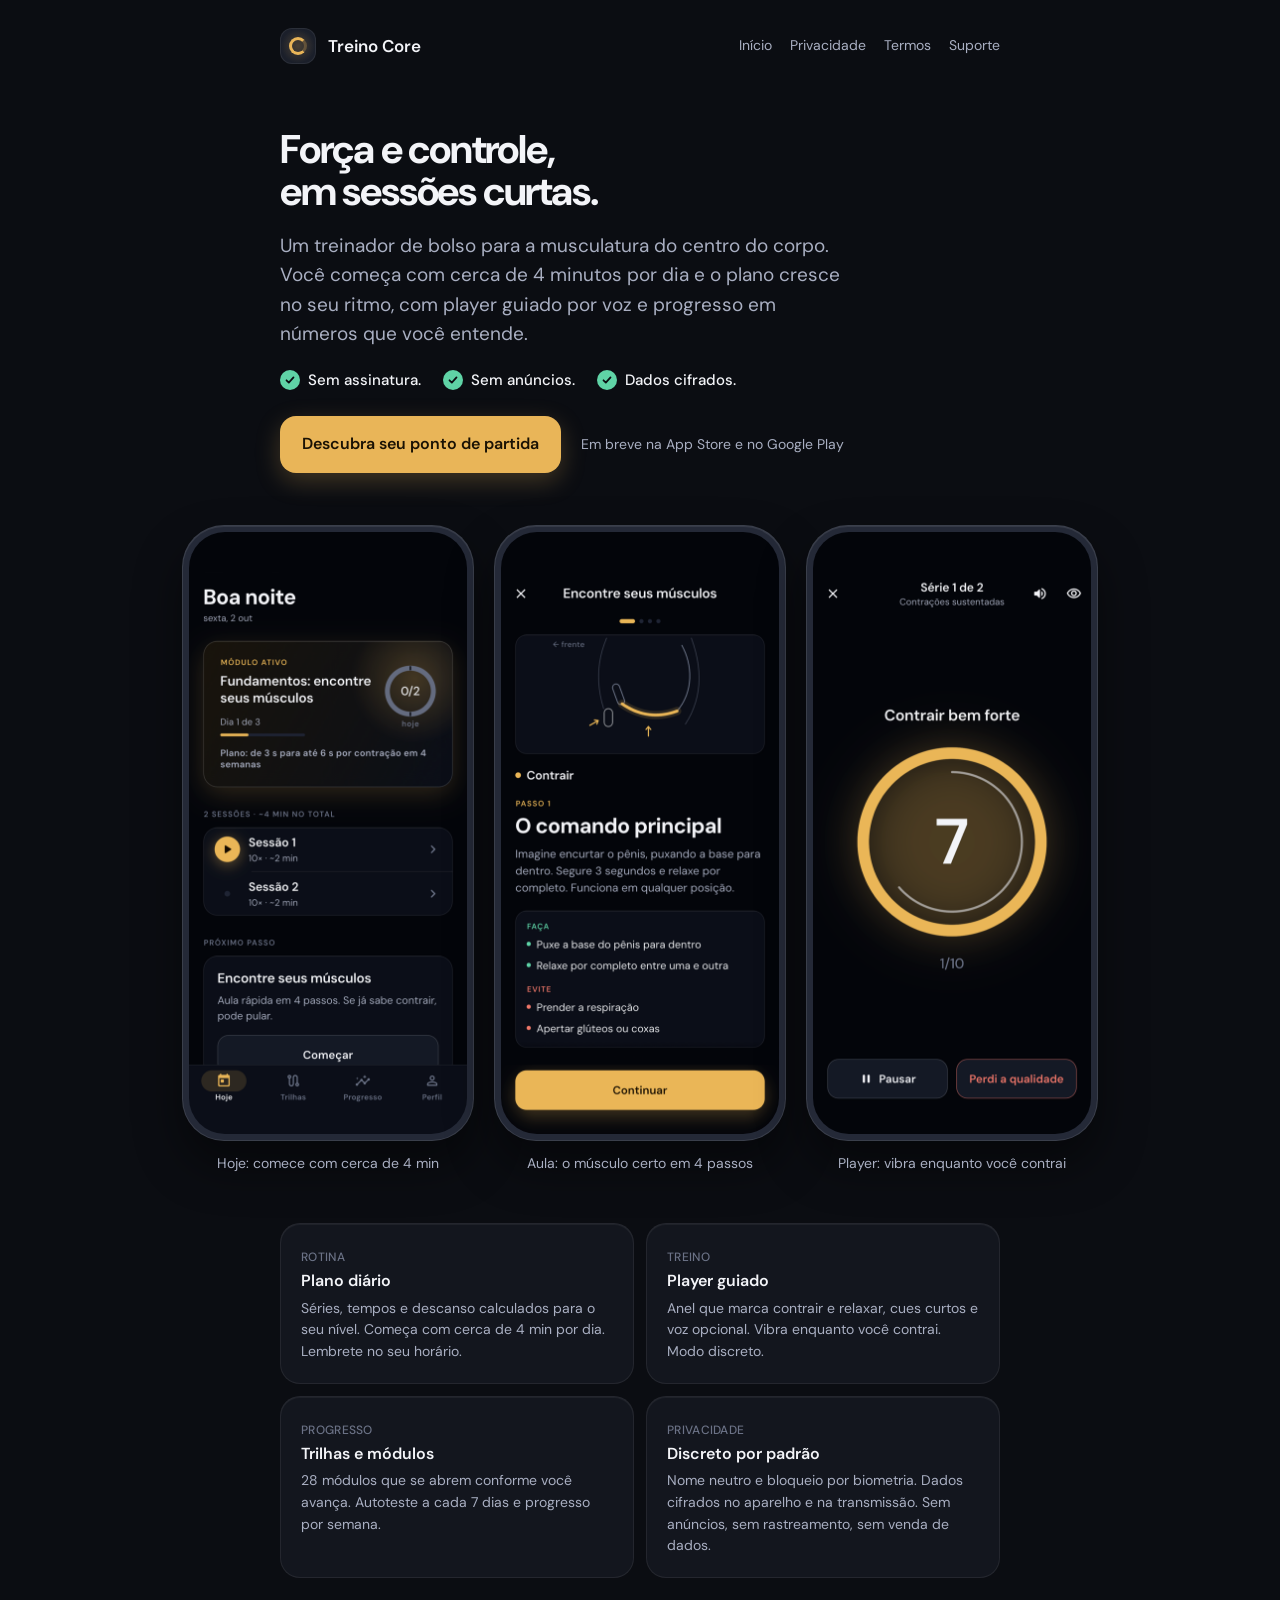
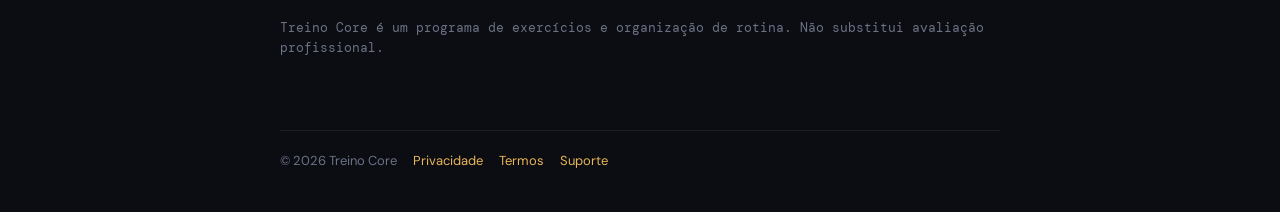
<file: index.html>
<!doctype html><html lang="pt-BR"><head><meta charset="utf-8"><meta name="viewport" content="width=device-width,initial-scale=1"><meta name="color-scheme" content="dark"><link rel="preconnect" href="https://fonts.googleapis.com"><link href="https://fonts.googleapis.com/css2?family=DM+Sans:opsz,wght@9..40,400;9..40,500;9..40,600;9..40,700&family=DM+Mono:wght@500&display=swap" rel="stylesheet"><link rel="stylesheet" href="style.css"><title>Treino Core — força e controle em sessões curtas</title><meta name="description" content="Treinador de bolso para o centro do corpo: comece com cerca de 4 minutos por dia, com um player que vibra enquanto você contrai e progresso que você mede. Sem assinatura. Sem anúncios. Dados cifrados."></head><body><div class="wrap"><header><div class="logo"><i></i></div><b>Treino Core</b><nav><a href="index.html">Início</a><a href="privacidade.html">Privacidade</a><a href="termos.html">Termos</a><a href="suporte.html">Suporte</a></nav></header>
<h1>Força e controle,<br>em sessões curtas.</h1>
<p class="lead">Um treinador de bolso para a musculatura do centro do corpo. Você começa com cerca de 4 minutos por dia e o plano cresce no seu ritmo, com player guiado por voz e progresso em números que você entende.</p>
<ul class="trust" aria-label="Compromissos do app"><li>Sem assinatura.</li><li>Sem anúncios.</li><li>Dados cifrados.</li></ul>
<div class="cta"><a class="btn" href="comecar.html">Descubra seu ponto de partida</a><p class="soon">Em breve na App Store e no Google Play</p></div>
<!-- Capturas reais do app (o integrador copia para site/img/). Se uma faltar, a figura some e o resto da faixa segue no lugar. -->
<div class="shots" role="group" aria-label="Telas do app">
<figure><div class="frame"><img src="img/today.png" width="280" height="607" loading="lazy" decoding="async" alt="Tela Hoje do app: as sessões do dia, curtas, e o próximo passo." onerror="this.closest('figure').hidden=true"></div><figcaption>Hoje: comece com cerca de 4 min</figcaption></figure>
<figure><div class="frame"><img src="img/aula.png" width="280" height="607" loading="lazy" decoding="async" alt="Aula de identificação: o comando principal, puxar a base do pênis para dentro." onerror="this.closest('figure').hidden=true"></div><figcaption>Aula: o músculo certo em 4 passos</figcaption></figure>
<figure><div class="frame"><img src="img/player.png" width="280" height="607" loading="lazy" decoding="async" alt="Player durante uma contração: anel âmbar e contagem dos segundos." onerror="this.closest('figure').hidden=true"></div><figcaption>Player: vibra enquanto você contrai</figcaption></figure>
</div>
<div class="grid">
<div class="card"><span class="cap">Rotina</span><b>Plano diário</b><p>Séries, tempos e descanso calculados para o seu nível. Começa com cerca de 4 min por dia. Lembrete no seu horário.</p></div>
<div class="card"><span class="cap">Treino</span><b>Player guiado</b><p>Anel que marca contrair e relaxar, cues curtos e voz opcional. Vibra enquanto você contrai. Modo discreto.</p></div>
<div class="card"><span class="cap">Progresso</span><b>Trilhas e módulos</b><p>28 módulos que se abrem conforme você avança. Autoteste a cada 7 dias e progresso por semana.</p></div>
<div class="card"><span class="cap">Privacidade</span><b>Discreto por padrão</b><p>Nome neutro e bloqueio por biometria. Dados cifrados no aparelho e na transmissão. Sem anúncios, sem rastreamento, sem venda de dados.</p></div>
</div>
<p class="meta">Treino Core é um programa de exercícios e organização de rotina. Não substitui avaliação profissional.</p>
<footer><span>© 2026 Treino Core</span><a href="privacidade.html">Privacidade</a><a href="termos.html">Termos</a><a href="suporte.html">Suporte</a></footer></div></body></html>
</file>
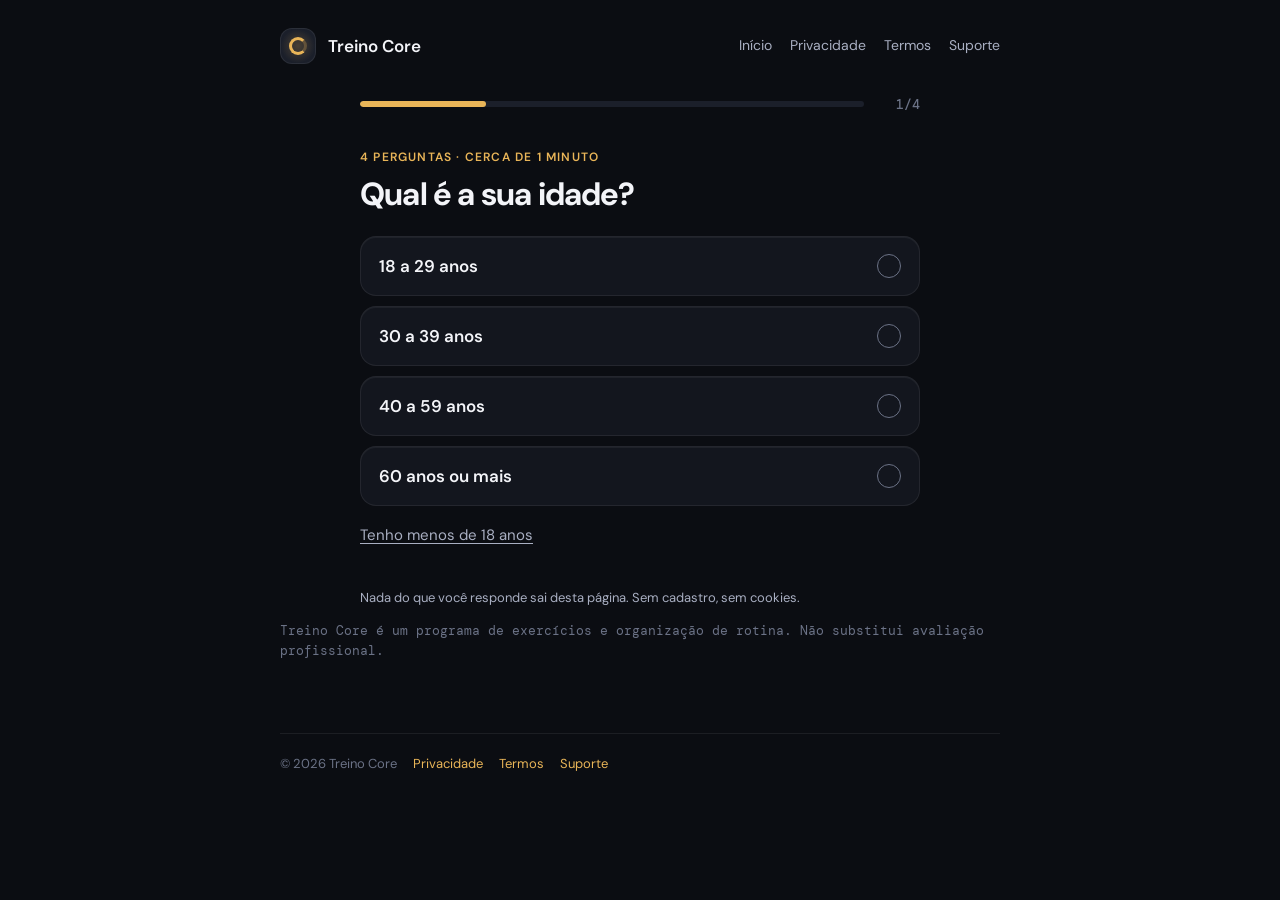
<file: comecar.html>
<!doctype html><html lang="pt-BR"><head><meta charset="utf-8"><meta name="viewport" content="width=device-width,initial-scale=1"><meta name="color-scheme" content="dark"><meta name="referrer" content="no-referrer"><link rel="preconnect" href="https://fonts.googleapis.com"><link href="https://fonts.googleapis.com/css2?family=DM+Sans:opsz,wght@9..40,400;9..40,500;9..40,600;9..40,700&family=DM+Mono:wght@500&display=swap" rel="stylesheet"><link rel="stylesheet" href="style.css"><title>Seu ponto de partida — Treino Core</title><meta name="description" content="4 perguntas, cerca de 1 minuto: veja por onde começar e o que esperar. Nada do que você responde sai desta página. Sem assinatura."></head><body><div class="wrap"><header><div class="logo"><i></i></div><b>Treino Core</b><nav><a href="index.html">Início</a><a href="privacidade.html">Privacidade</a><a href="termos.html">Termos</a><a href="suporte.html">Suporte</a></nav></header>

<main class="quiz" aria-label="Seu ponto de partida">
<div class="qtop" id="qtop">
  <button type="button" class="qback" id="qback" hidden><svg viewBox="0 0 24 24" aria-hidden="true"><path d="M15 5l-7 7 7 7" fill="none" stroke="currentColor" stroke-width="2.2" stroke-linecap="round" stroke-linejoin="round"/></svg>Voltar</button>
  <div class="qprog" id="qprog" role="progressbar" aria-label="Progresso" aria-valuemin="0" aria-valuemax="4" aria-valuenow="1" aria-valuetext="Pergunta 1 de 4"><i></i></div>
  <span class="qcount" id="qcount" aria-hidden="true">1/4</span>
</div>

<noscript><p class="lead">Este teste precisa de JavaScript ligado. Sem ele, você pode conhecer o app na <a href="index.html">página inicial</a>.</p></noscript>

<section class="qstep" data-step="age" hidden>
  <p class="eyebrow">4 perguntas · cerca de 1 minuto</p>
  <h1 id="q-title-age" tabindex="-1">Qual é a sua idade?</h1>
  <div class="qopts" role="group" aria-labelledby="q-title-age">
    <button type="button" class="qopt" data-q="age" data-v="18-29" aria-pressed="false">18 a 29 anos</button>
    <button type="button" class="qopt" data-q="age" data-v="30-39" aria-pressed="false">30 a 39 anos</button>
    <button type="button" class="qopt" data-q="age" data-v="40-59" aria-pressed="false">40 a 59 anos</button>
    <button type="button" class="qopt" data-q="age" data-v="60+" aria-pressed="false">60 anos ou mais</button>
  </div>
  <button type="button" class="qlink" data-q="age" data-v="minor">Tenho menos de 18 anos</button>
  <p class="qprivacy">Nada do que você responde sai desta página. Sem cadastro, sem cookies.</p>
</section>

<section class="qstep" data-step="goal" hidden>
  <h1 id="q-title-goal" tabindex="-1">O que você quer melhorar?</h1>
  <div class="qopts" role="group" aria-labelledby="q-title-goal">
    <button type="button" class="qopt" data-q="goal" data-v="ED" aria-pressed="false">Ereção mais firme</button>
    <button type="button" class="qopt" data-q="goal" data-v="PE" aria-pressed="false">Mais controle na ejaculação</button>
    <button type="button" class="qopt" data-q="goal" data-v="BOTH" aria-pressed="false">Os dois</button>
    <button type="button" class="qopt" data-q="goal" data-v="POST_RP" aria-pressed="false">Recuperação após cirurgia de próstata</button>
  </div>
  <p class="qprivacy">Nada do que você responde sai desta página.</p>
</section>

<section class="qstep" data-step="time" hidden>
  <h1 id="q-title-time" tabindex="-1">Quanto tempo por dia você tem?</h1>
  <p class="qhint">Pode ser somando momentos curtos ao longo do dia.</p>
  <div class="qopts" role="group" aria-labelledby="q-title-time">
    <button type="button" class="qopt" data-q="time" data-v="5" aria-pressed="false">5 minutos</button>
    <button type="button" class="qopt" data-q="time" data-v="10" aria-pressed="false">10 minutos</button>
    <button type="button" class="qopt" data-q="time" data-v="15" aria-pressed="false">15 minutos</button>
  </div>
  <p class="qprivacy">Nada do que você responde sai desta página.</p>
</section>

<section class="qstep" data-step="exp" hidden>
  <h1 id="q-title-exp" tabindex="-1">Já tentou exercícios pélvicos?</h1>
  <p class="qhint">Também conhecidos como exercícios de Kegel.</p>
  <div class="qopts" role="group" aria-labelledby="q-title-exp">
    <button type="button" class="qopt" data-q="exp" data-v="never" aria-pressed="false">Nunca</button>
    <button type="button" class="qopt" data-q="exp" data-v="stopped" aria-pressed="false">Já tentei e parei</button>
    <button type="button" class="qopt" data-q="exp" data-v="sometimes" aria-pressed="false">Faço às vezes</button>
  </div>
  <p class="qprivacy">Nada do que você responde sai desta página.</p>
</section>

<section class="qstep" data-step="minor" hidden>
  <h1 id="q-title-minor" tabindex="-1">O Treino Core é só para maiores de 18 anos</h1>
  <p class="lead">Obrigado pelo interesse. Se você tem alguma dúvida sobre o seu corpo ou a sua saúde, converse com um adulto de confiança ou com um profissional de saúde.</p>
  <p><a href="index.html">Voltar à página inicial</a></p>
</section>

<section class="qstep qload" data-step="loading" hidden>
  <svg class="qring" id="qring" viewBox="0 0 132 132" aria-hidden="true"><circle class="track" cx="66" cy="66" r="56"/><circle class="bar" id="qbar" cx="66" cy="66" r="56"/><path class="ok" d="M48 67l12 12 24-26"/></svg>
  <h1 id="q-title-loading" tabindex="-1">Preparando seu resultado…</h1>
  <ol class="qsteps" id="qsteps">
    <li>Organizando seu ponto de partida</li>
    <li>Escolhendo a trilha que combina com seu objetivo</li>
    <li>Comparando cada fase com o seu tempo</li>
  </ol>
  <p class="sr-only" id="qlive" aria-live="polite"></p>
</section>

<section class="qstep" data-step="result" id="qresult" hidden></section>
</main>

<!-- Telas do app no resultado, logo depois de "Sua sequência" (clonadas pelo
     script). Ficam aqui, em HTML, para tools/publish_site.sh conferir os
     arquivos de img/. Se uma faltar, a figura some. -->
<template id="tpl-shots">
<div class="shots duo" role="group" aria-label="Telas do app">
<figure><div class="frame"><img src="img/today.png" width="240" height="520" loading="lazy" decoding="async" alt="Tela Hoje do app no primeiro dia: duas sessões de cerca de 2 min e o próximo passo." onerror="this.closest('figure').hidden=true"></div><figcaption>Dia 1: duas sessões curtas</figcaption></figure>
<figure><div class="frame"><img src="img/aula.png" width="240" height="520" loading="lazy" decoding="async" alt="Aula de identificação, passo 1: o comando principal, puxar a base do pênis para dentro." onerror="this.closest('figure').hidden=true"></div><figcaption>Aula: o músculo certo em 4 passos</figcaption></figure>
</div>
</template>

<p class="meta">Treino Core é um programa de exercícios e organização de rotina. Não substitui avaliação profissional.</p>
<footer><span>© 2026 Treino Core</span><a href="privacidade.html">Privacidade</a><a href="termos.html">Termos</a><a href="suporte.html">Suporte</a></footer></div>

<script>
(() => {
  'use strict';

  // Links das lojas. Enquanto vazios, a página mostra "Em breve".
  const APP_STORE_URL = '';
  const PLAY_URL = '';

  // Recorte do catálogo de módulos: config/catalog/module_catalog_v1.0.0.json
  // (versão 1.0.0): nome, trilha, duração típica (typicalDays) e gratuidade
  // (priceTier T0).
  // Tempo de treino = o que o app mostra no Hoje: sessões do planejador do
  // motor (Planner._coreSessions + config/protocol/protocol_config_v1.0.0.json,
  // nível do módulo, da carga inicial à máxima) sem os blocos de respiração,
  // que o player não executa (D-30), cada sessão arredondada para cima em
  // minutos (SessionViewModel.playableDurationS). Por isso fica abaixo dos
  // "~N min por sessão" de prescription.sessions, que ainda contam a respiração.
  //   n = sessões por dia (número ou [mín, máx]); day = [mín, máx] minutos
  //   no dia; each = [mín, máx] minutos por sessão.
  // Se o catálogo ou o protocolo mudarem, atualize aqui.
  const M = {
    'FND': {name: 'Fundamentos: encontre seus músculos', track: 'FND', days: 3, n: 2, day: [4, 4], each: [2, 2], free: true},
    'CORE-1': {name: 'Núcleo 1: ativação', track: 'CORE', days: 12, n: 2, day: [4, 4], each: [2, 2], free: true},
    'CORE-2': {name: 'Núcleo 2: força de base', track: 'CORE', days: 14, n: 3, day: [9, 12], each: [3, 4]},
    'DE-2': {name: 'Rigidez: força máxima', track: 'DE', days: 24, n: 3, day: [17, 18], each: [4, 9], desc: 'Treino de força máxima focado nos músculos da rigidez, dentro dos limites seguros do protocolo.'},
    'EP-X': {name: 'Controle rápido', track: 'EP', days: 24, n: 3, day: [15, 16], each: [4, 8], desc: 'Versão do treino de força com foco em rapidez e em soltar a musculatura.'},
    'CORE-4': {name: 'Núcleo 4: potência e função', track: 'CORE', days: 24, n: [3, 4], day: [15, 19], each: [4, 7]},
    'MNT-1': {name: 'Manutenção', track: 'MNT', days: null, n: 1, day: [4, 4], each: [4, 4], note: 'no mínimo 3 a 4 dias por semana'},
    'PRP-1': {name: 'Pós-cirurgia: continência inicial', track: 'PRP', days: 16, n: 2, day: [4, 4], each: [2, 2], free: true},
    'PRP-2': {name: 'Pós-cirurgia: força', track: 'PRP', days: 30, n: 3, day: [9, 16], each: [3, 8]},
    'PRP-3': {name: 'Pós-cirurgia: função', track: 'PRP', days: 24, n: [3, 4], day: [15, 19], each: [4, 7]},
    'DE-1': {name: 'Ereção: entender e cuidar', track: 'DE'},
    'DE-3': {name: 'Ereção na prática', track: 'DE'},
    'DE-4': {name: 'Cardio para ereção', track: 'DE'},
    'EP-1': {name: 'Conhecendo sua excitação', track: 'EP'},
    'EP-2': {name: 'Parar e recomeçar', track: 'EP'},
    'EP-3': {name: 'Estimulação contínua', track: 'EP'},
    'EP-4': {name: 'Controle a dois', track: 'EP'},
  };
  const TRACKS = {DE: 'Disfunção erétil', EP: 'Ejaculação precoce', PRP: 'Pós-prostatectomia'};

  // Caminho principal pelas arestas do catálogo (PROGRESS e, no Núcleo 2,
  // BRANCH pelo objetivo). Uma lista interna é uma escolha entre variantes
  // do Núcleo 3. "side" são os módulos paralelos da trilha.
  const PATHS = {
    ED: {main: ['FND', 'CORE-1', 'CORE-2', ['DE-2'], 'CORE-4', 'MNT-1'], side: ['DE-1', 'DE-4', 'DE-3']},
    PE: {main: ['FND', 'CORE-1', 'CORE-2', ['EP-X'], 'CORE-4', 'MNT-1'], side: ['EP-1', 'EP-2', 'EP-3', 'EP-4']},
    BOTH: {main: ['FND', 'CORE-1', 'CORE-2', ['DE-2', 'EP-X'], 'CORE-4', 'MNT-1'], side: ['DE-1', 'EP-1']},
    POST_RP: {main: ['PRP-1', 'PRP-2', 'PRP-3', 'MNT-1'], side: ['DE-1']},
  };

  const GOAL_LABEL = {ED: 'Ereção mais firme', PE: 'Mais controle na ejaculação', BOTH: 'Ereção e controle', POST_RP: 'Recuperação após cirurgia de próstata'};
  const GOAL_LEAD = {
    ED: 'Primeiro, os fundamentos e a força de base. Depois, a fase de rigidez, com foco nos músculos ligados à ereção.',
    PE: 'Primeiro, os fundamentos e a força de base. Depois, o controle rápido: contrair e, principalmente, saber soltar.',
    BOTH: 'Primeiro, os fundamentos e a força de base. Depois, você escolhe entre a fase de rigidez e a de controle rápido.',
    POST_RP: 'Um começo cuidadoso, com carga leve. Depois, força e uso no dia a dia, no seu ritmo.',
  };
  // Tom das metas do app: o estudo citado com tamanho e acompanhamento,
  // nunca promessa ("Nos estudos" só quando há mais de um).
  const WEEK4_CORE = 'O que costuma mudar primeiro: contrações mais fortes e mais longas no autoteste, e os primeiros ganhos de controle.';
  const WEEK4 = {
    ED: WEEK4_CORE,
    PE: WEEK4_CORE,
    BOTH: WEEK4_CORE,
    POST_RP: 'O objetivo desta fase: reativar a musculatura com carga leve e reduzir as perdas de urina.',
  };
  const WEEK12_ED = 'Num estudo com 55 homens e acompanhamento de fisioterapeuta, cerca de 3 em cada 4 melhoraram a firmeza em 3 a 6 meses de treino. Sem acompanhamento, o efeito costuma ser menor.';
  const WEEK12_PE = 'Num estudo pequeno, com 40 homens e acompanhamento de fisioterapeuta, o tempo médio até ejacular passou de cerca de 30 s para cerca de 2 min em 12 semanas. Sem acompanhamento, o efeito costuma ser menor.';
  const WEEK12 = {
    ED: [WEEK12_ED],
    PE: [WEEK12_PE],
    BOTH: [WEEK12_ED, WEEK12_PE],
    POST_RP: ['Nos estudos, treinar depois da cirurgia ajudou a recuperar a continência mais cedo. A ereção costuma levar mais de 3 meses.'],
  };

  const QUESTIONS = ['age', 'goal', 'time', 'exp'];
  const answers = {};
  const reduced = window.matchMedia('(prefers-reduced-motion: reduce)').matches;
  const $ = (s, r = document) => r.querySelector(s);
  const $$ = (s, r = document) => Array.from(r.querySelectorAll(s));

  let current = null;
  let timers = [];
  let locked = false;

  function el(tag, props, ...kids) {
    const n = document.createElement(tag);
    if (props) {
      for (const [k, v] of Object.entries(props)) {
        if (v == null || v === false) continue;
        if (k === 'class') n.className = v;
        else n.setAttribute(k, v === true ? '' : String(v));
      }
    }
    for (const k of kids.flat()) if (k != null && k !== false) n.append(k);
    return n;
  }

  function clearTimers() {
    timers.forEach(clearTimeout);
    timers = [];
  }

  function later(ms, fn) {
    timers.push(setTimeout(fn, ms));
  }

  // --- Navegação (um passo por tela; o voltar do navegador também funciona)

  function show(name, mode = 'push', focus = true) {
    clearTimers();
    if (name === 'result') renderResult();
    locked = false;
    current = name;
    for (const s of $$('.qstep')) {
      const on = s.dataset.step === name;
      s.hidden = !on;
      s.classList.toggle('qenter', on && !reduced);
    }
    const qi = QUESTIONS.indexOf(name);
    const inQuiz = qi >= 0 || name === 'loading';
    $('#qtop').hidden = !inQuiz;
    $('#qback').hidden = qi <= 0;
    const step = qi >= 0 ? qi + 1 : QUESTIONS.length;
    const bar = $('#qprog');
    bar.setAttribute('aria-valuenow', String(step));
    bar.setAttribute('aria-valuetext', `Pergunta ${step} de ${QUESTIONS.length}`);
    $('i', bar).style.width = `${(step / QUESTIONS.length) * 100}%`;
    $('#qcount').textContent = `${step}/${QUESTIONS.length}`;
    if (qi >= 0) {
      for (const b of $$(`[data-q="${name}"].qopt`)) b.setAttribute('aria-pressed', String(b.dataset.v === answers[name]));
    }
    if (mode === 'push') history.pushState({q: name}, '');
    else if (mode === 'replace') history.replaceState({q: name}, '');
    window.scrollTo(0, 0);
    const h = $(`[data-step="${name}"] h1`);
    if (h && focus) h.focus({preventScroll: true});
    if (name === 'loading') runLoading();
  }

  function firstMissing() {
    return QUESTIONS.find((q) => !answers[q]);
  }

  function choose(q, v, btn) {
    if (locked) return;
    locked = true;
    answers[q] = v;
    if (btn && btn.classList.contains('qopt')) {
      for (const b of $$(`[data-q="${q}"].qopt`)) b.setAttribute('aria-pressed', String(b === btn));
    }
    // Um instante para ver a escolha marcada antes de seguir.
    later(reduced ? 0 : 180, () => {
      if (q === 'age' && v === 'minor') return show('minor');
      const next = QUESTIONS[QUESTIONS.indexOf(q) + 1];
      show(next || 'loading');
    });
  }

  document.addEventListener('click', (e) => {
    const b = e.target.closest('[data-q]');
    if (b) choose(b.dataset.q, b.dataset.v, b);
  });
  $('#qback').addEventListener('click', () => history.back());
  window.addEventListener('popstate', (e) => {
    const q = e.state && e.state.q;
    if (!q) return;
    // O resultado e o carregamento dependem das respostas desta visita.
    if ((q === 'loading' || q === 'result') && firstMissing()) return show(firstMissing(), 'replace');
    show(q, 'none');
  });

  // --- Carregamento (~3 s). Os passos dizem o que a página faz de fato:
  // escolhe a trilha do catálogo pelo objetivo e compara o tempo de cada
  // fase com o tempo informado (o plano do app não muda com essa resposta).

  function runLoading() {
    if (firstMissing()) return show(firstMissing(), 'replace');
    const items = $$('#qsteps li');
    const ring = $('#qring');
    const bar = $('#qbar');
    const live = $('#qlive');
    const c = 2 * Math.PI * 56;
    bar.style.strokeDasharray = `${c}`;
    ring.classList.remove('done');
    items.forEach((li) => li.classList.remove('on', 'ok'));
    const fill = (k) => { bar.style.strokeDashoffset = `${c * (1 - k / items.length)}`; };
    if (reduced) {
      fill(items.length);
      items.forEach((li) => li.classList.add('ok'));
      ring.classList.add('done');
      live.textContent = 'Pronto.';
      later(600, () => show('result', 'replace'));
      return;
    }
    bar.style.transition = 'none';
    fill(0);
    void bar.getBoundingClientRect();
    bar.style.transition = '';
    items.forEach((li, i) => {
      later(150 + i * 900, () => {
        li.classList.add('on');
        live.textContent = li.textContent;
        fill(i + 1);
      });
      later(150 + i * 900 + 700, () => li.classList.add('ok'));
    });
    later(150 + (items.length - 1) * 900 + 760, () => {
      ring.classList.add('done');
      live.textContent = 'Pronto.';
    });
    later(3100, () => show('result', 'replace'));
  }

  // --- Resultado

  const week = (d) => Math.max(1, Math.ceil(d / 7));

  function timeline(main) {
    let day = 1;
    return main.map((step) => {
      const ids = Array.isArray(step) ? step : [step];
      const days = Math.max(0, ...ids.map((i) => M[i].days || 0)) || null;
      const t = {ids, start: day, end: days ? day + days - 1 : null};
      if (days) day += days;
      return t;
    });
  }

  function weekLabel(t) {
    if (t.end == null) return `a partir da semana ${week(t.start)}`;
    const a = week(t.start);
    const b = week(t.end);
    return a === b ? `semana ${a}` : `semanas ${a}–${b}`;
  }

  function phaseAt(tl, day) {
    return tl.find((t) => day >= t.start && (t.end == null || day <= t.end)) || tl[tl.length - 1];
  }

  const names = (ids) => ids.map((i) => M[i].name).join(' ou ');

  // --- Tempo de treino por fase (ver o comentário de M)

  const span = ([a, b]) => (a === b ? `${a}` : `${a}–${b}`);
  const nMax = (n) => (Array.isArray(n) ? n[1] : n);
  const nLabel = (n) => (Array.isArray(n) ? `${n[0]} ou ${n[1]}` : `${n}`);
  const sessWord = (n) => (nMax(n) === 1 ? 'sessão' : 'sessões');

  // Junta variantes de um passo (Rigidez ou Controle rápido) numa faixa só.
  function load(ids) {
    const ms = ids.map((i) => M[i]);
    const lo = (k) => Math.min(...ms.map((m) => m[k][0]));
    const hi = (k) => Math.max(...ms.map((m) => m[k][1]));
    const ns = ms.flatMap((m) => [].concat(m.n));
    const a = Math.min(...ns);
    const b = Math.max(...ns);
    return {n: a === b ? a : [a, b], day: [lo('day'), hi('day')], each: [lo('each'), hi('each')], note: ms[0].note || null};
  }

  // "3 sessões/dia · ~9–12 min no total"
  function sessionsOf(ids) {
    const s = load(ids);
    const per = `${nLabel(s.n)} ${sessWord(s.n)}/dia`;
    const mins = nMax(s.n) === 1 ? `~${span(s.day)} min` : `~${span(s.day)} min no total`;
    return [per, mins, s.note].filter(Boolean).join(' · ');
  }

  // O tempo por fase, sem prometer que "cabe": o começo é curto e as
  // sessões crescem; a frase final compara com o tempo que a pessoa disse.
  function dayTexts(tl, minutes) {
    const phases = tl.map((t) => ({t, s: load(t.ids)}));
    const start = phases[0].s;
    let k = 0;
    while (k < phases.length && phases[k].t.end != null && phases[k].s.day[1] === start.day[1]) k++;
    const startWeeks = Math.max(1, Math.round(phases[Math.max(0, k - 1)].t.end / 7));
    const grow = phases.slice(k).filter((p) => p.t.end != null);
    const out = [
      `${startWeeks === 1 ? 'Na primeira semana' : `Nas primeiras ${startWeeks} semanas`}: cerca de ${start.day[1]} min por dia, em ${nLabel(start.n)} ${sessWord(start.n)} curtas de ~${span(start.each)} min.`,
    ];
    if (grow.length) {
      const lo = Math.min(...grow.map((p) => p.s.day[0]));
      const hi = Math.max(...grow.map((p) => p.s.day[1]));
      const each = Math.max(...grow.map((p) => p.s.each[1]));
      const ns = grow.flatMap((p) => [].concat(p.s.n));
      const n = Math.min(...ns) === Math.max(...ns) ? ns[0] : [Math.min(...ns), Math.max(...ns)];
      const from = week(grow[0].t.start);
      const to = week(grow[grow.length - 1].t.end);
      const mnt = phases.find((p) => p.t.end == null);
      out.push(`Depois, as sessões crescem aos poucos. Entre as semanas ${from} e ${to}: de ~${lo} a ~${hi} min por dia, em ${nLabel(n)} sessões de até ${each} min, cada uma num momento diferente do dia.${mnt ? ` Na manutenção, volta a ~${span(mnt.s.day)} min por dia.` : ''}`);
    }
    // Primeira fase que passa do tempo informado (pelo teto da faixa).
    const overIdx = phases.findIndex((p) => p.s.day[1] > minutes);
    if (overIdx < 0) {
      out.push(`Seus ${minutes} minutos cobrem o treino do dia em todas as fases.`);
    } else if (overIdx === 0) {
      out.push(`Já no começo, o treino do dia passa dos seus ${minutes} minutos: vale reservar um pouco mais de tempo.`);
    } else {
      const over = phases[overIdx];
      const each = Math.max(...phases.slice(overIdx).map((p) => p.s.each[1]));
      const w = week(over.t.start);
      const covered = `Seus ${minutes} minutos cobrem o treino do dia ${w <= 2 ? 'na primeira semana' : `nas primeiras ${w - 1} semanas`}.`;
      out.push(`${covered} ${each <= minutes
        ? `A partir da semana ${w}, o total do dia passa disso, mas cada sessão cabe nesse tempo, em momentos diferentes do dia.`
        : `A partir da semana ${w}, o total do dia e algumas sessões passam disso: vale reservar mais tempo nessa fase.`}`);
    }
    return out;
  }

  function expText(exp, goal) {
    if (exp === 'never') return 'Você começa com uma aula curta para encontrar os músculos certos e um autoteste guiado.';
    if (exp === 'stopped') return 'Sessões curtas, lembrete no horário que você escolher e progresso semana a semana ajudam a manter o ritmo.';
    return goal === 'POST_RP'
      ? 'O autoteste mede seu ponto de partida e o plano ajusta a carga a ele.'
      : 'Você já tem uma base. Se o autoteste mostrar boa força e controle, o app dispensa o Núcleo 1 e você segue direto para o Núcleo 2.';
  }

  // Botão só para loja com link; sem link, texto simples (nada de botão
  // desabilitado).
  function stores() {
    const links = [[APP_STORE_URL, 'Baixar na App Store', 'na App Store'], [PLAY_URL, 'Baixar no Google Play', 'no Google Play']];
    const ready = links.filter(([u]) => u);
    const missing = links.filter(([u]) => !u).map(([, , n]) => n);
    return el('div', {class: 'stores'},
      ready.map(([u, label]) => el('a', {class: 'btn', href: u, rel: 'noopener'}, label)),
      missing.length ? el('p', {class: 'soon'}, `Em breve ${missing.join(' e ')}`) : null);
  }

  function renderResult() {
    const goal = answers.goal;
    const p = PATHS[goal];
    const tl = timeline(p.main);
    const at4 = phaseAt(tl, 28);
    const at12 = phaseAt(tl, 84);
    const minutes = Number(answers.time);
    const variants = p.main.find(Array.isArray) || [];

    const tagged = new Set();
    const path = el('ol', {class: 'path'}, tl.map((t, i) => {
      const m = M[t.ids[0]];
      // Etiqueta da trilha só no primeiro módulo de cada trilha.
      const showTrack = TRACKS[m.track] && t.ids.length === 1 && !tagged.has(m.track);
      if (showTrack) tagged.add(m.track);
      const trackTag = showTrack ? el('span', {class: 'tag trk'}, `Trilha ${TRACKS[m.track]}`) : null;
      const freeTag = t.ids.every((id) => M[id].free) ? el('span', {class: 'tag'}, 'Gratuito') : null;
      const sessions = sessionsOf(t.ids);
      let desc = null;
      if (t.ids.length > 1) desc = 'Você escolhe uma das duas. As duas valem como o Núcleo 3.';
      else if (variants.includes(t.ids[0])) desc = `${M[t.ids[0]].desc} Vale como o Núcleo 3.`;
      return el('li', {class: i === 0 ? 'first' : null},
        el('b', null, names(t.ids)), trackTag, freeTag,
        el('span', {class: 'when'}, `${weekLabel(t)} · ${sessions}`),
        desc ? el('span', {class: 'desc'}, desc) : null);
    }));

    const sideTracks = [...new Set(p.side.map((id) => TRACKS[M[id].track]))];
    const side = el('p', {class: 'side'},
      el('span', {class: 'cap'}, goal === 'POST_RP'
        ? 'Mais adiante, se fizer sentido'
        : `Em paralelo · ${sideTracks.length > 1 ? 'trilhas' : 'trilha'} ${sideTracks.join(' e ')}`),
      p.side.map((id) => M[id].name).join(' · '));

    const careful = goal === 'POST_RP'
      ? el('div', {class: 'careful', role: 'note'},
          el('b', null, 'Antes de começar, fale com sua equipe cirúrgica.'),
          el('p', null, 'Os exercícios depois da cirurgia de próstata devem começar só com a liberação dela. No app, a trilha pós-cirurgia só abre depois que você confirma essa liberação.'))
      : null;

    const node = $('#qresult');
    node.replaceChildren(...[
      el('p', {class: 'eyebrow'}, GOAL_LABEL[goal]),
      el('h1', {id: 'q-title-result', tabindex: '-1'}, 'Seu ponto de partida'),
      el('p', {class: 'lead'}, GOAL_LEAD[goal]),
      careful,
      el('h2', null, 'Sua sequência'),
      el('p', {class: 'small'}, 'Durações típicas. O avanço depende dos seus autotestes, não do calendário.'),
      path,
      side,
      el('p', {class: 'small'}, 'Os módulos marcados como gratuitos já vêm abertos. Os outros abrem com pontos que você ganha ao seguir o seu plano.'),
      $('#tpl-shots').content.firstElementChild.cloneNode(true),
      el('h2', null, 'No seu dia'),
      el('div', {class: 'card day'},
        dayTexts(tl, minutes).map((s) => el('p', null, s)),
        el('p', null, expText(answers.exp, goal))),
      el('h2', null, 'O que esperar'),
      el('div', {class: 'expect'},
        el('div', {class: 'card'},
          el('span', {class: 'cap'}, 'Em 4 semanas'),
          el('p', {class: 'phase'}, `Fase típica: ${names(at4.ids)}`),
          el('p', null, WEEK4[goal])),
        el('div', {class: 'card'},
          el('span', {class: 'cap'}, 'Em 12 semanas'),
          el('p', {class: 'phase'}, `Fase típica: ${names(at12.ids)}`),
          WEEK12[goal].map((s) => el('p', null, s)))),
      el('p', {class: 'small'}, 'Resultados variam de pessoa para pessoa. O app não substitui avaliação médica.'),
      el('div', {class: 'done-cta'},
        el('ul', {class: 'trust', 'aria-label': 'Compromissos do app'},
          el('li', null, 'Sem assinatura.'), el('li', null, 'Sem anúncios.'), el('li', null, 'Dados cifrados.')),
        el('p', {class: 'small'}, 'Dados cifrados no aparelho e na transmissão. Sem anúncios, sem rastreamento, sem venda de dados.'),
        stores(),
        el('p', {class: 'small'}, 'No app, você começa pelo protocolo base e confirma esse objetivo em Personalizar, logo no começo.'),
        el('button', {type: 'button', class: 'qlink', id: 'qagain'}, 'Refazer as perguntas')),
    ].filter(Boolean));
    $('#qagain').addEventListener('click', () => {
      for (const k of QUESTIONS) delete answers[k];
      show('age');
    });
  }

  // Ao abrir (ou recarregar), sempre do começo: nada fica guardado.
  show('age', 'replace', false);
})();
</script>
</body></html>
</file>
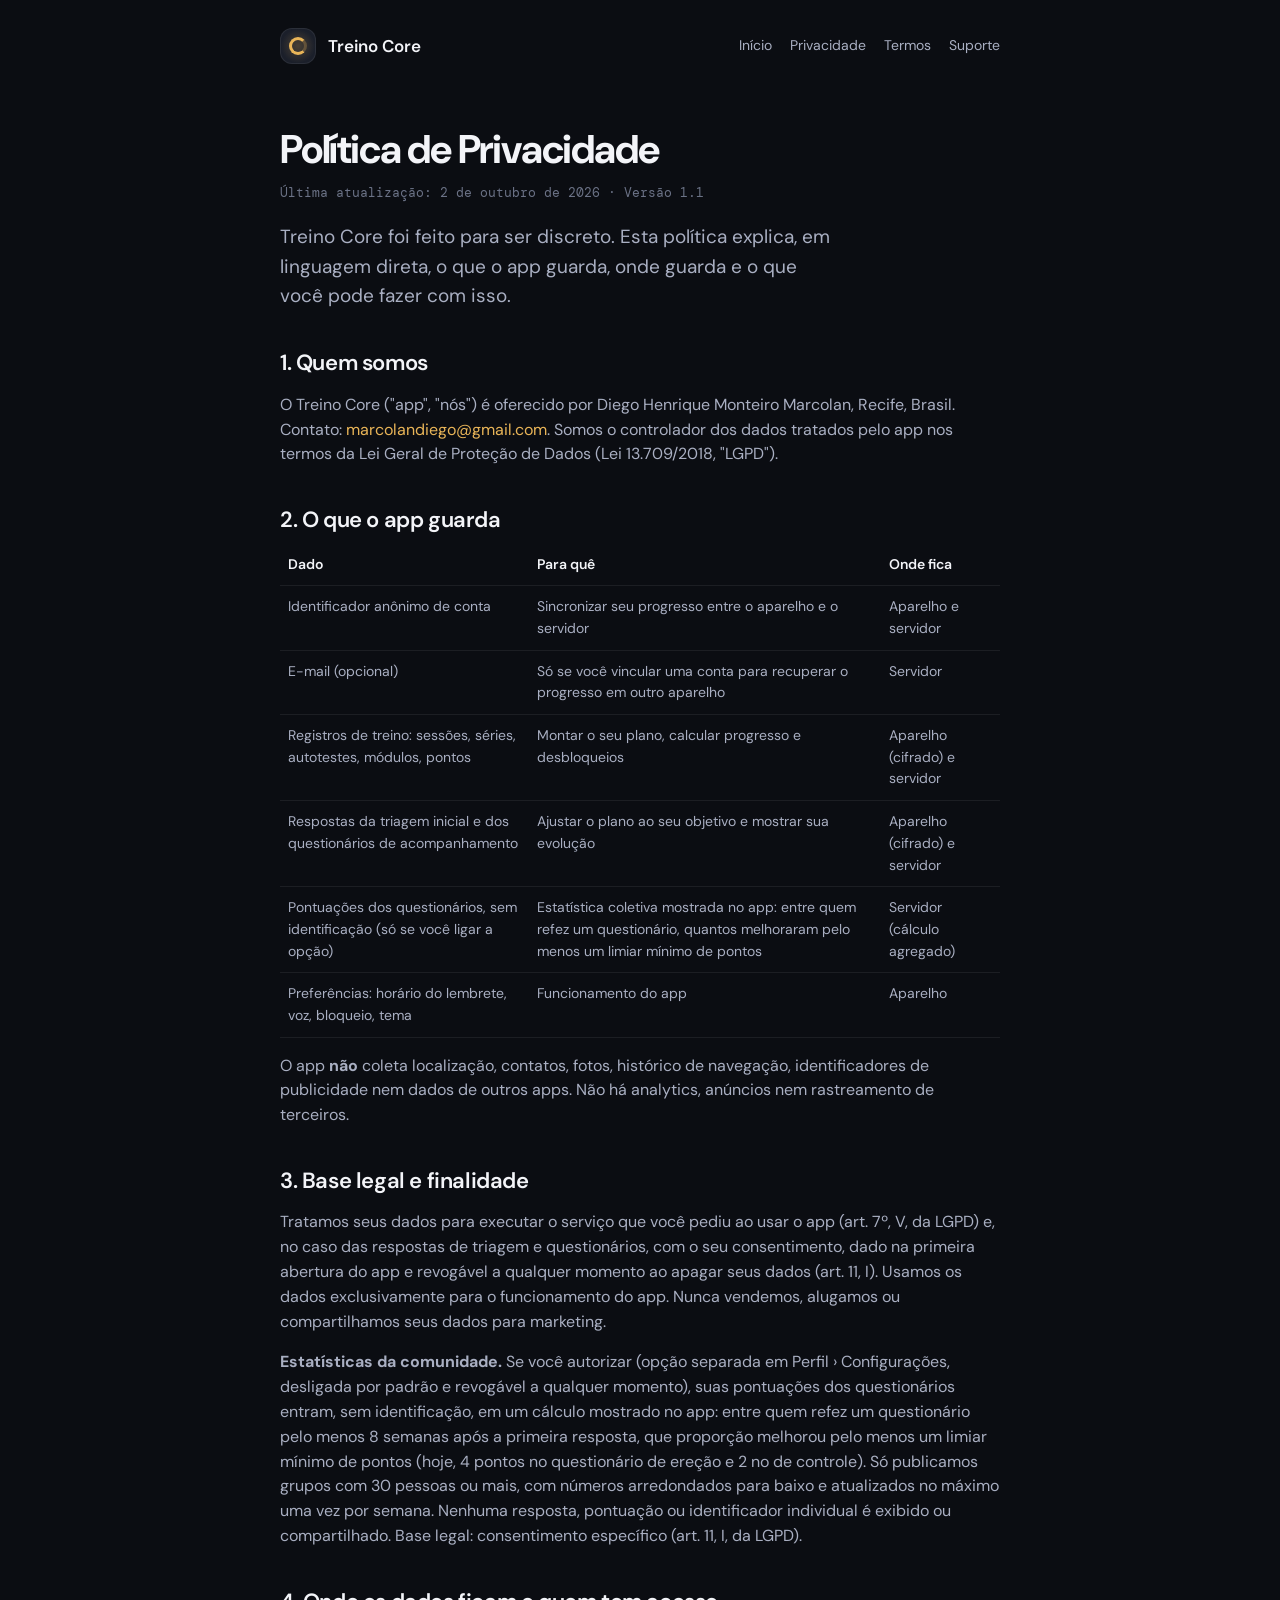
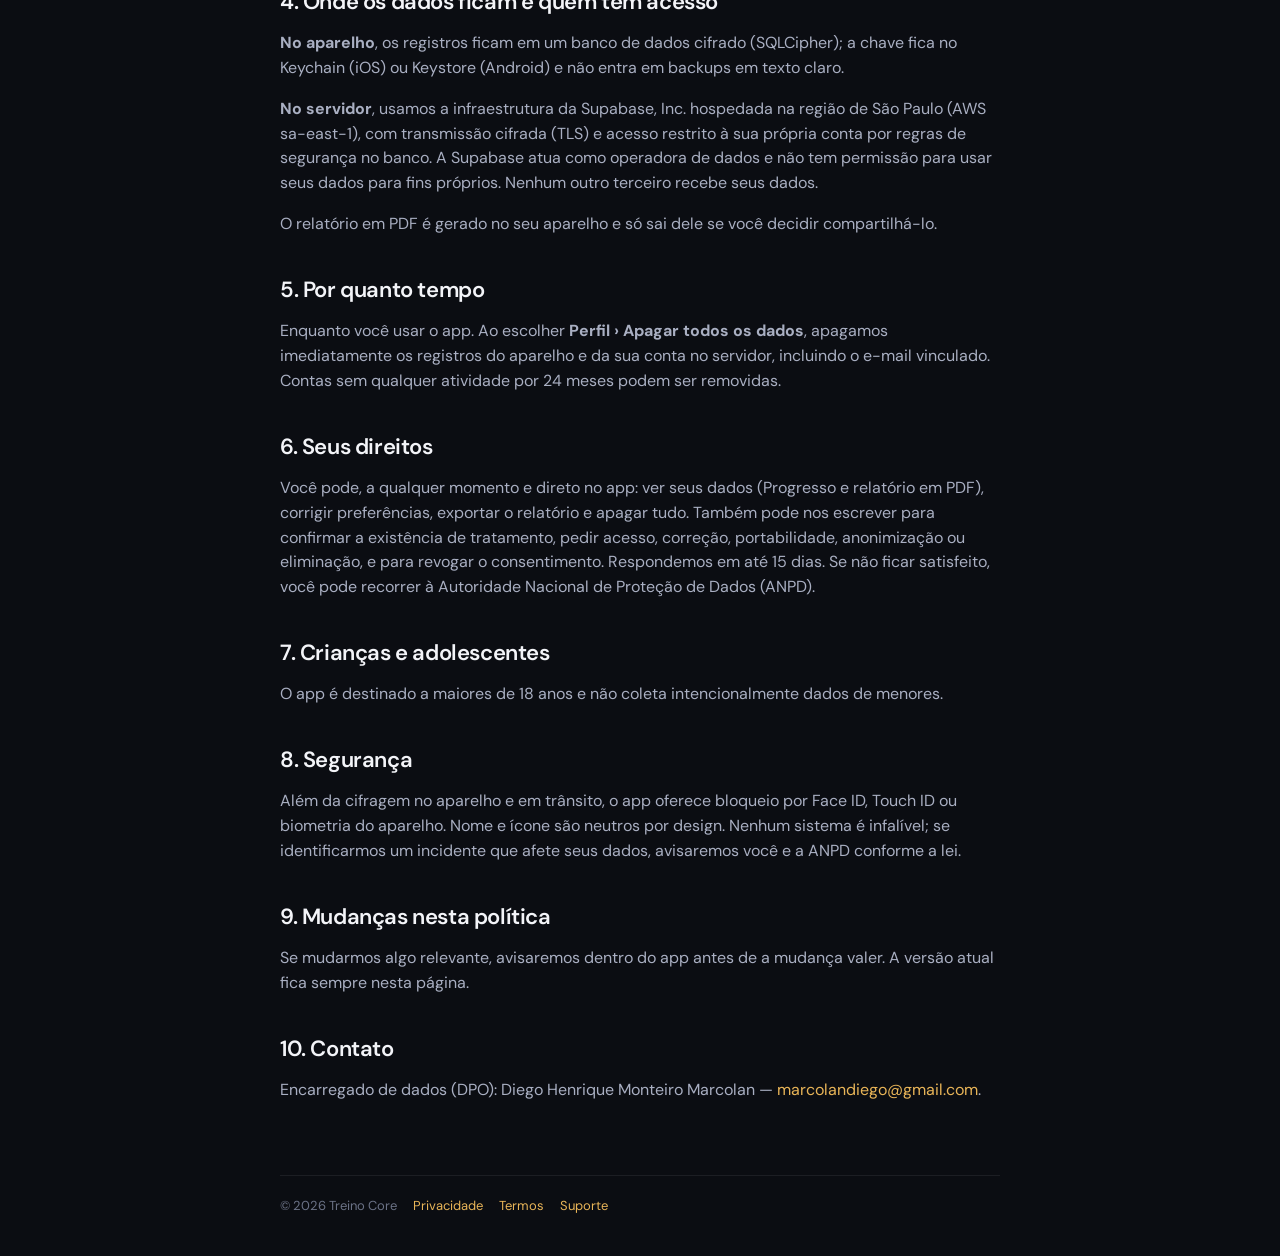
<file: privacidade.html>
<!doctype html><html lang="pt-BR"><head><meta charset="utf-8"><meta name="viewport" content="width=device-width,initial-scale=1"><meta name="color-scheme" content="dark"><link rel="preconnect" href="https://fonts.googleapis.com"><link href="https://fonts.googleapis.com/css2?family=DM+Sans:opsz,wght@9..40,400;9..40,500;9..40,600;9..40,700&family=DM+Mono:wght@500&display=swap" rel="stylesheet"><link rel="stylesheet" href="style.css"><title>Política de Privacidade — Treino Core</title></head><body><div class="wrap"><header><div class="logo"><i></i></div><b>Treino Core</b><nav><a href="index.html">Início</a><a href="privacidade.html">Privacidade</a><a href="termos.html">Termos</a><a href="suporte.html">Suporte</a></nav></header>
<h1>Política de Privacidade</h1>
<p class="meta">Última atualização: 2 de outubro de 2026 · Versão 1.1</p>
<p class="lead">Treino Core foi feito para ser discreto. Esta política explica, em linguagem direta, o que o app guarda, onde guarda e o que você pode fazer com isso.</p>

<h2>1. Quem somos</h2>
<p>O Treino Core ("app", "nós") é oferecido por Diego Henrique Monteiro Marcolan, Recife, Brasil. Contato: <a href="mailto:marcolandiego@gmail.com">marcolandiego@gmail.com</a>. Somos o controlador dos dados tratados pelo app nos termos da Lei Geral de Proteção de Dados (Lei 13.709/2018, "LGPD").</p>

<h2>2. O que o app guarda</h2>
<table><tr><th>Dado</th><th>Para quê</th><th>Onde fica</th></tr>
<tr><td>Identificador anônimo de conta</td><td>Sincronizar seu progresso entre o aparelho e o servidor</td><td>Aparelho e servidor</td></tr>
<tr><td>E-mail (opcional)</td><td>Só se você vincular uma conta para recuperar o progresso em outro aparelho</td><td>Servidor</td></tr>
<tr><td>Registros de treino: sessões, séries, autotestes, módulos, pontos</td><td>Montar o seu plano, calcular progresso e desbloqueios</td><td>Aparelho (cifrado) e servidor</td></tr>
<tr><td>Respostas da triagem inicial e dos questionários de acompanhamento</td><td>Ajustar o plano ao seu objetivo e mostrar sua evolução</td><td>Aparelho (cifrado) e servidor</td></tr>
<tr><td>Pontuações dos questionários, sem identificação (só se você ligar a opção)</td><td>Estatística coletiva mostrada no app: entre quem refez um questionário, quantos melhoraram pelo menos um limiar mínimo de pontos</td><td>Servidor (cálculo agregado)</td></tr>
<tr><td>Preferências: horário do lembrete, voz, bloqueio, tema</td><td>Funcionamento do app</td><td>Aparelho</td></tr></table>
<p>O app <b>não</b> coleta localização, contatos, fotos, histórico de navegação, identificadores de publicidade nem dados de outros apps. Não há analytics, anúncios nem rastreamento de terceiros.</p>

<h2>3. Base legal e finalidade</h2>
<p>Tratamos seus dados para executar o serviço que você pediu ao usar o app (art. 7º, V, da LGPD) e, no caso das respostas de triagem e questionários, com o seu consentimento, dado na primeira abertura do app e revogável a qualquer momento ao apagar seus dados (art. 11, I). Usamos os dados exclusivamente para o funcionamento do app. Nunca vendemos, alugamos ou compartilhamos seus dados para marketing.</p>
<p><b>Estatísticas da comunidade.</b> Se você autorizar (opção separada em Perfil › Configurações, desligada por padrão e revogável a qualquer momento), suas pontuações dos questionários entram, sem identificação, em um cálculo mostrado no app: entre quem refez um questionário pelo menos 8 semanas após a primeira resposta, que proporção melhorou pelo menos um limiar mínimo de pontos (hoje, 4 pontos no questionário de ereção e 2 no de controle). Só publicamos grupos com 30 pessoas ou mais, com números arredondados para baixo e atualizados no máximo uma vez por semana. Nenhuma resposta, pontuação ou identificador individual é exibido ou compartilhado. Base legal: consentimento específico (art. 11, I, da LGPD).</p>

<h2>4. Onde os dados ficam e quem tem acesso</h2>
<p><b>No aparelho</b>, os registros ficam em um banco de dados cifrado (SQLCipher); a chave fica no Keychain (iOS) ou Keystore (Android) e não entra em backups em texto claro.</p>
<p><b>No servidor</b>, usamos a infraestrutura da Supabase, Inc. hospedada na região de São Paulo (AWS sa-east-1), com transmissão cifrada (TLS) e acesso restrito à sua própria conta por regras de segurança no banco. A Supabase atua como operadora de dados e não tem permissão para usar seus dados para fins próprios. Nenhum outro terceiro recebe seus dados.</p>
<p>O relatório em PDF é gerado no seu aparelho e só sai dele se você decidir compartilhá-lo.</p>

<h2>5. Por quanto tempo</h2>
<p>Enquanto você usar o app. Ao escolher <b>Perfil › Apagar todos os dados</b>, apagamos imediatamente os registros do aparelho e da sua conta no servidor, incluindo o e-mail vinculado. Contas sem qualquer atividade por 24 meses podem ser removidas.</p>

<h2>6. Seus direitos</h2>
<p>Você pode, a qualquer momento e direto no app: ver seus dados (Progresso e relatório em PDF), corrigir preferências, exportar o relatório e apagar tudo. Também pode nos escrever para confirmar a existência de tratamento, pedir acesso, correção, portabilidade, anonimização ou eliminação, e para revogar o consentimento. Respondemos em até 15 dias. Se não ficar satisfeito, você pode recorrer à Autoridade Nacional de Proteção de Dados (ANPD).</p>

<h2>7. Crianças e adolescentes</h2>
<p>O app é destinado a maiores de 18 anos e não coleta intencionalmente dados de menores.</p>

<h2>8. Segurança</h2>
<p>Além da cifragem no aparelho e em trânsito, o app oferece bloqueio por Face ID, Touch ID ou biometria do aparelho. Nome e ícone são neutros por design. Nenhum sistema é infalível; se identificarmos um incidente que afete seus dados, avisaremos você e a ANPD conforme a lei.</p>

<h2>9. Mudanças nesta política</h2>
<p>Se mudarmos algo relevante, avisaremos dentro do app antes de a mudança valer. A versão atual fica sempre nesta página.</p>

<h2>10. Contato</h2>
<p>Encarregado de dados (DPO): Diego Henrique Monteiro Marcolan — <a href="mailto:marcolandiego@gmail.com">marcolandiego@gmail.com</a>.</p>
<footer><span>© 2026 Treino Core</span><a href="privacidade.html">Privacidade</a><a href="termos.html">Termos</a><a href="suporte.html">Suporte</a></footer></div></body></html>
</file>
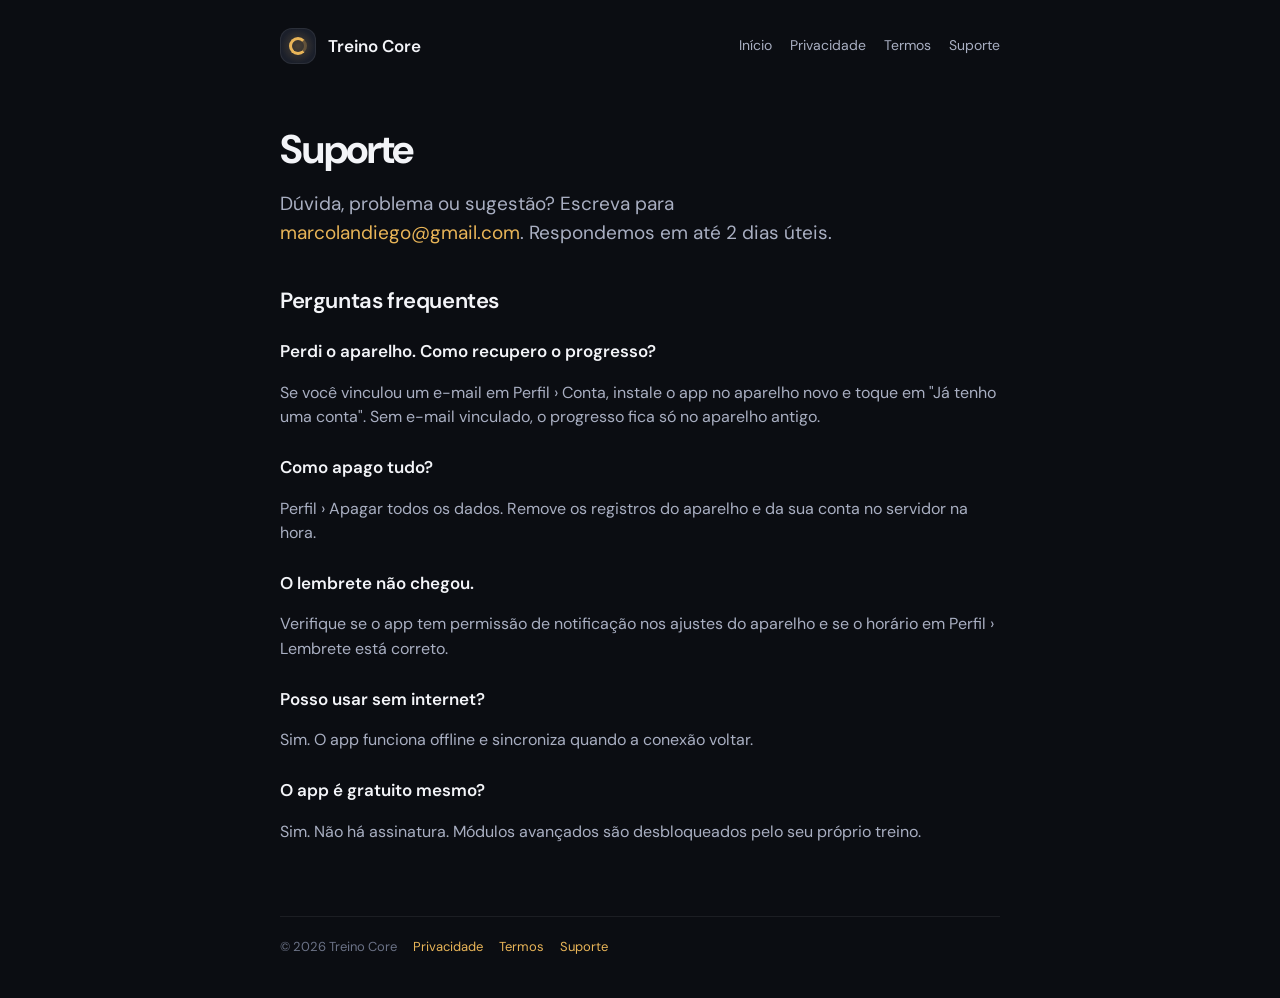
<file: suporte.html>
<!doctype html><html lang="pt-BR"><head><meta charset="utf-8"><meta name="viewport" content="width=device-width,initial-scale=1"><meta name="color-scheme" content="dark"><link rel="preconnect" href="https://fonts.googleapis.com"><link href="https://fonts.googleapis.com/css2?family=DM+Sans:opsz,wght@9..40,400;9..40,500;9..40,600;9..40,700&family=DM+Mono:wght@500&display=swap" rel="stylesheet"><link rel="stylesheet" href="style.css"><title>Suporte — Treino Core</title></head><body><div class="wrap"><header><div class="logo"><i></i></div><b>Treino Core</b><nav><a href="index.html">Início</a><a href="privacidade.html">Privacidade</a><a href="termos.html">Termos</a><a href="suporte.html">Suporte</a></nav></header>
<h1>Suporte</h1>
<p class="lead">Dúvida, problema ou sugestão? Escreva para <a href="mailto:marcolandiego@gmail.com">marcolandiego@gmail.com</a>. Respondemos em até 2 dias úteis.</p>
<h2>Perguntas frequentes</h2>
<h3>Perdi o aparelho. Como recupero o progresso?</h3><p>Se você vinculou um e-mail em Perfil › Conta, instale o app no aparelho novo e toque em "Já tenho uma conta". Sem e-mail vinculado, o progresso fica só no aparelho antigo.</p>
<h3>Como apago tudo?</h3><p>Perfil › Apagar todos os dados. Remove os registros do aparelho e da sua conta no servidor na hora.</p>
<h3>O lembrete não chegou.</h3><p>Verifique se o app tem permissão de notificação nos ajustes do aparelho e se o horário em Perfil › Lembrete está correto.</p>
<h3>Posso usar sem internet?</h3><p>Sim. O app funciona offline e sincroniza quando a conexão voltar.</p>
<h3>O app é gratuito mesmo?</h3><p>Sim. Não há assinatura. Módulos avançados são desbloqueados pelo seu próprio treino.</p>
<footer><span>© 2026 Treino Core</span><a href="privacidade.html">Privacidade</a><a href="termos.html">Termos</a><a href="suporte.html">Suporte</a></footer></div></body></html>
</file>
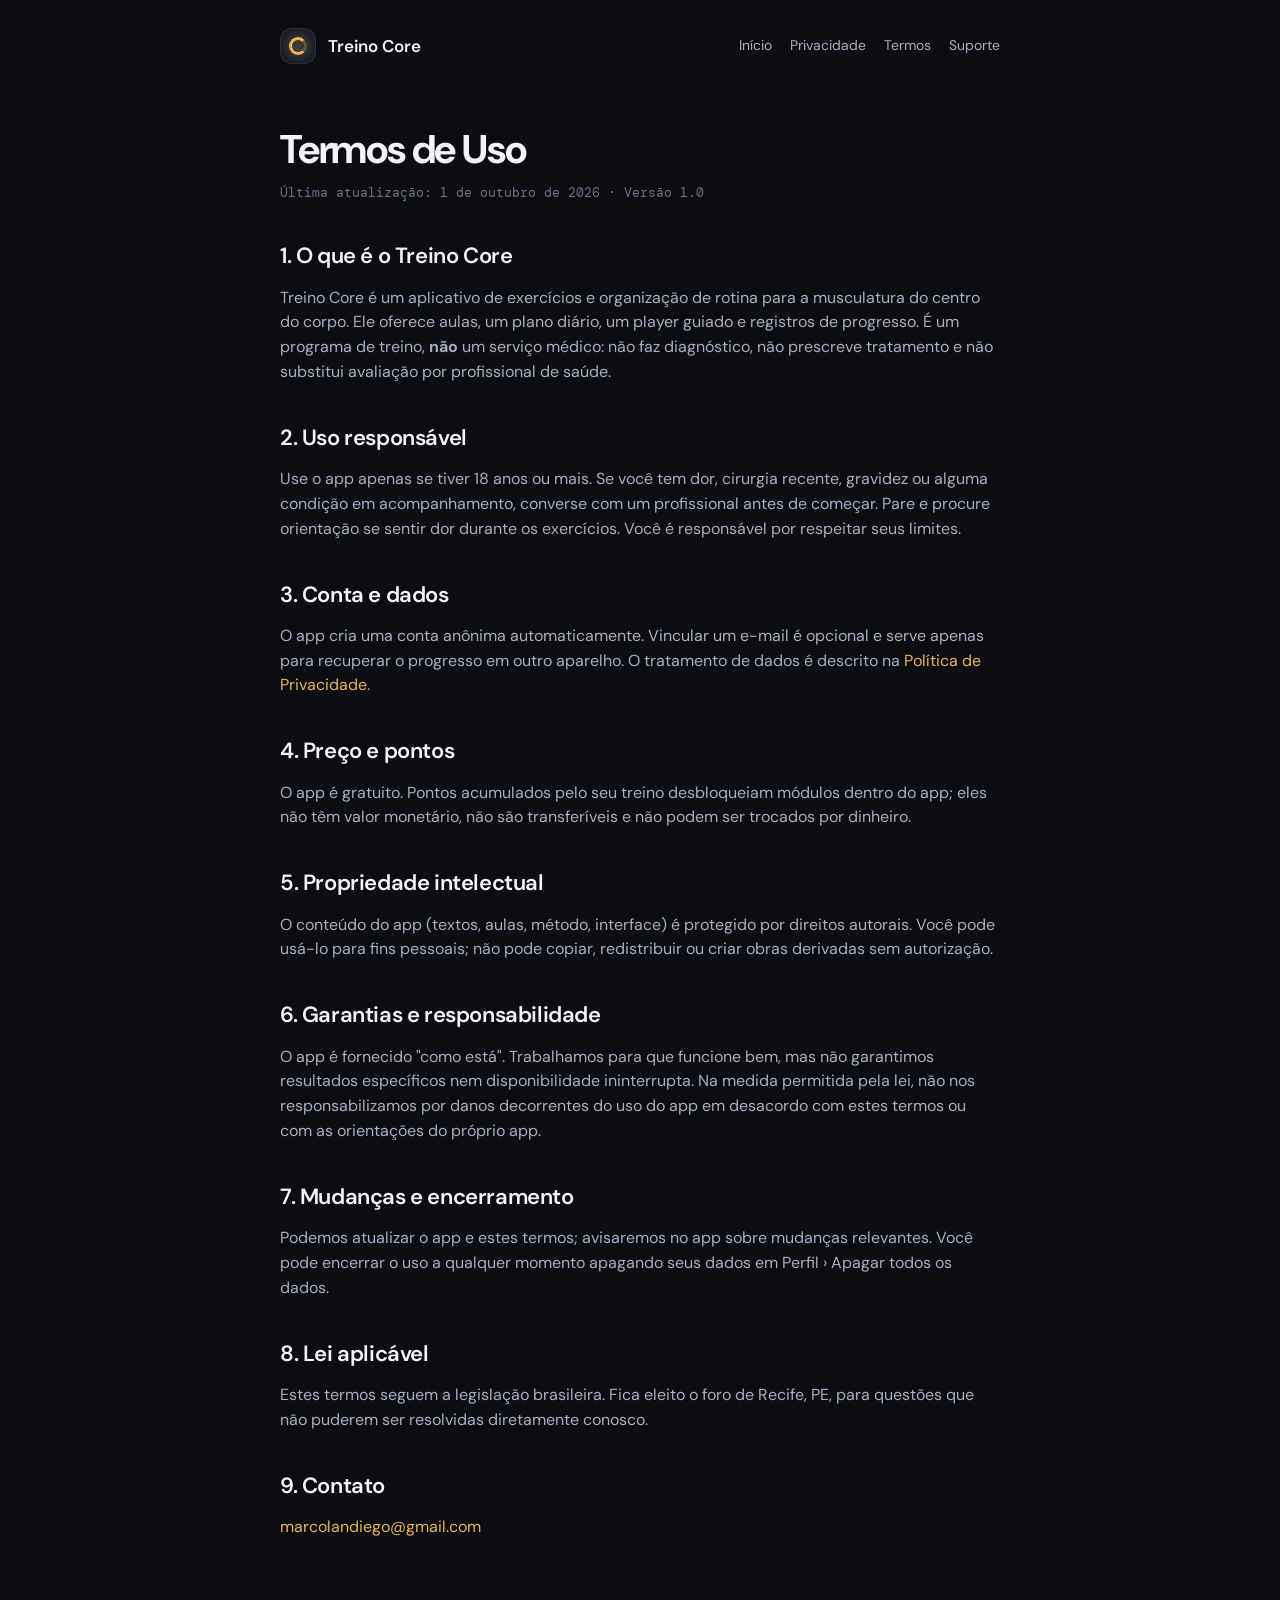
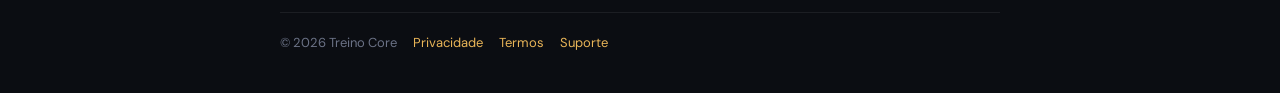
<file: termos.html>
<!doctype html><html lang="pt-BR"><head><meta charset="utf-8"><meta name="viewport" content="width=device-width,initial-scale=1"><meta name="color-scheme" content="dark"><link rel="preconnect" href="https://fonts.googleapis.com"><link href="https://fonts.googleapis.com/css2?family=DM+Sans:opsz,wght@9..40,400;9..40,500;9..40,600;9..40,700&family=DM+Mono:wght@500&display=swap" rel="stylesheet"><link rel="stylesheet" href="style.css"><title>Termos de Uso — Treino Core</title></head><body><div class="wrap"><header><div class="logo"><i></i></div><b>Treino Core</b><nav><a href="index.html">Início</a><a href="privacidade.html">Privacidade</a><a href="termos.html">Termos</a><a href="suporte.html">Suporte</a></nav></header>
<h1>Termos de Uso</h1>
<p class="meta">Última atualização: 1 de outubro de 2026 · Versão 1.0</p>
<h2>1. O que é o Treino Core</h2>
<p>Treino Core é um aplicativo de exercícios e organização de rotina para a musculatura do centro do corpo. Ele oferece aulas, um plano diário, um player guiado e registros de progresso. É um programa de treino, <b>não</b> um serviço médico: não faz diagnóstico, não prescreve tratamento e não substitui avaliação por profissional de saúde.</p>
<h2>2. Uso responsável</h2>
<p>Use o app apenas se tiver 18 anos ou mais. Se você tem dor, cirurgia recente, gravidez ou alguma condição em acompanhamento, converse com um profissional antes de começar. Pare e procure orientação se sentir dor durante os exercícios. Você é responsável por respeitar seus limites.</p>
<h2>3. Conta e dados</h2>
<p>O app cria uma conta anônima automaticamente. Vincular um e-mail é opcional e serve apenas para recuperar o progresso em outro aparelho. O tratamento de dados é descrito na <a href="privacidade.html">Política de Privacidade</a>.</p>
<h2>4. Preço e pontos</h2>
<p>O app é gratuito. Pontos acumulados pelo seu treino desbloqueiam módulos dentro do app; eles não têm valor monetário, não são transferíveis e não podem ser trocados por dinheiro.</p>
<h2>5. Propriedade intelectual</h2>
<p>O conteúdo do app (textos, aulas, método, interface) é protegido por direitos autorais. Você pode usá-lo para fins pessoais; não pode copiar, redistribuir ou criar obras derivadas sem autorização.</p>
<h2>6. Garantias e responsabilidade</h2>
<p>O app é fornecido "como está". Trabalhamos para que funcione bem, mas não garantimos resultados específicos nem disponibilidade ininterrupta. Na medida permitida pela lei, não nos responsabilizamos por danos decorrentes do uso do app em desacordo com estes termos ou com as orientações do próprio app.</p>
<h2>7. Mudanças e encerramento</h2>
<p>Podemos atualizar o app e estes termos; avisaremos no app sobre mudanças relevantes. Você pode encerrar o uso a qualquer momento apagando seus dados em Perfil › Apagar todos os dados.</p>
<h2>8. Lei aplicável</h2>
<p>Estes termos seguem a legislação brasileira. Fica eleito o foro de Recife, PE, para questões que não puderem ser resolvidas diretamente conosco.</p>
<h2>9. Contato</h2>
<p><a href="mailto:marcolandiego@gmail.com">marcolandiego@gmail.com</a></p>
<footer><span>© 2026 Treino Core</span><a href="privacidade.html">Privacidade</a><a href="termos.html">Termos</a><a href="suporte.html">Suporte</a></footer></div></body></html>
</file>
<file: style.css>
:root{--bg:#0B0D12;--surface:#13161E;--surface2:#1B1F2A;--surface3:#242937;--border:rgba(255,255,255,.07);--text:#F3F4F8;--text2:#A9AFC2;--text3:#6B7286;--accent:#E9B558;--on:#1A1204;--mint:#5FD3A6}
*{box-sizing:border-box}html{-webkit-text-size-adjust:100%}[hidden]{display:none!important}
:focus-visible{outline:2px solid var(--accent);outline-offset:3px;border-radius:6px}
body{margin:0;background:var(--bg);color:var(--text);font:16px/1.55 "DM Sans",system-ui,-apple-system,Segoe UI,Roboto,sans-serif;letter-spacing:0}
a{color:var(--accent);text-decoration:none}a:hover{text-decoration:underline}
.wrap{max-width:760px;margin:0 auto;padding:0 20px}
header{padding:28px 0 8px;display:flex;flex-wrap:wrap;align-items:center;gap:12px}
header .logo{width:36px;height:36px;border-radius:12px;background:radial-gradient(circle at 50% 50%,rgba(233,181,88,.22),transparent 70%),var(--surface2);display:grid;place-items:center;border:1px solid var(--border)}
header .logo i{display:block;width:18px;height:18px;border-radius:999px;border:3px solid var(--accent);border-right-color:rgba(233,181,88,.25)}
header b{font-weight:600;font-size:17px}
nav{margin-left:auto;display:flex;gap:18px;font-size:14px;color:var(--text2)}nav a{color:var(--text2)}
h1{font-size:40px;line-height:1.05;letter-spacing:-1.2px;font-weight:700;margin:56px 0 12px}
h2{font-size:22px;line-height:1.2;letter-spacing:-.4px;font-weight:600;margin:40px 0 10px}
h3{font-size:17px;font-weight:600;margin:24px 0 6px}
p,li{color:var(--text2)}.lead{font-size:19px;color:var(--text2);max-width:560px}
.btn{display:inline-block;margin-top:24px;background:var(--accent);color:var(--on);font-weight:600;padding:16px 22px;border-radius:16px;box-shadow:0 8px 24px rgba(233,181,88,.25);transition:transform 120ms ease-out}.btn:active{transform:scale(.97)}.btn:hover{text-decoration:none}
.grid{display:grid;grid-template-columns:repeat(auto-fit,minmax(min(100%,300px),1fr));gap:12px;margin:40px 0}
.card{background:var(--surface);border:1px solid var(--border);border-radius:20px;padding:20px;box-shadow:inset 0 1px 0 rgba(255,255,255,.05)}
.card b{display:block;color:var(--text);font-weight:600;margin-bottom:4px}.card p{margin:0;font-size:14px}
.cap{font-size:12px;font-weight:500;letter-spacing:.3px;text-transform:uppercase;color:var(--text3)}
footer{margin:72px 0 40px;padding-top:20px;border-top:1px solid var(--border);font-size:13px;color:var(--text3);display:flex;flex-wrap:wrap;gap:16px}
.meta{font-family:"DM Mono",ui-monospace,SFMono-Regular,Menlo,monospace;font-size:13px;color:var(--text3)}
table{border-collapse:collapse;width:100%;font-size:14px}td,th{text-align:left;padding:10px 8px;border-bottom:1px solid var(--border);vertical-align:top;color:var(--text2)}th{color:var(--text);font-weight:600}
/* Chamada principal, faixa de compromissos (index e funil) */
.cta{display:flex;flex-wrap:wrap;align-items:center;gap:12px 20px;margin-top:24px}.cta .btn{margin-top:0;text-align:center}
.soon{margin:0;font-size:14px;color:var(--text2)}
/* Faixa com capturas do app (index). No celular, rola na horizontal dentro
   da própria faixa (a página não rola); a partir de 960 px, as três cabem
   lado a lado, um pouco mais largas que a coluna de texto. */
.shots{display:flex;gap:16px;margin:44px -20px 0;padding:4px 20px 16px;overflow-x:auto;overscroll-behavior-x:contain;scroll-snap-type:x mandatory;scroll-padding:0 20px;scrollbar-width:none}
.shots::-webkit-scrollbar{display:none}
.shots:not(:has(figure:not([hidden]))){display:none}
.shots figure{flex:none;margin:0;width:292px;scroll-snap-align:start}
.shots .frame{padding:6px;border-radius:42px;background:var(--surface3);border:1px solid rgba(255,255,255,.1);box-shadow:0 24px 48px rgba(0,0,0,.45),inset 0 1px 0 rgba(255,255,255,.08)}
.shots img{display:block;width:280px;max-width:100%;height:auto;aspect-ratio:1179/2556;border-radius:36px;background:var(--surface);object-fit:cover}
.shots figcaption{margin-top:12px;font-size:14px;color:var(--text2);text-align:center}
@media (min-width:960px){.shots{margin:48px -100px 0;padding:4px 0 8px;justify-content:center;gap:20px;overflow:visible}}
/* Duas telas no resultado do funil (240–252 px): no celular rolam na faixa,
   a partir de 600 px ficam lado a lado na coluna de 560 px. */
.shots.duo{margin:24px -20px 0}
.shots.duo figure{width:254px}
.shots.duo img{width:240px;border-radius:31px}
.shots.duo .frame{border-radius:37px}
.shots.duo figcaption{font-size:13px}
@media (min-width:600px){.shots.duo{margin:28px 0 0;padding:4px 0 8px;justify-content:center;overflow:visible}.shots.duo figure{width:266px}.shots.duo img{width:252px;border-radius:33px}.shots.duo .frame{border-radius:39px}}
.trust{list-style:none;padding:0;margin:20px 0 0;display:flex;flex-wrap:wrap;gap:10px 22px}
.trust li{display:flex;align-items:center;gap:8px;color:var(--text);font-weight:500;font-size:15px}
.trust li::before,.qsteps li.ok::before{content:"";flex:none;width:20px;height:20px;border-radius:50%;background:var(--mint) url("data:image/svg+xml,%3Csvg xmlns='http://www.w3.org/2000/svg' viewBox='0 0 24 24'%3E%3Cpath d='M6 12.5l4 4 8-9' fill='none' stroke='%230B0D12' stroke-width='3' stroke-linecap='round' stroke-linejoin='round'/%3E%3C/svg%3E") center/14px no-repeat}
.sr-only{position:absolute;width:1px;height:1px;padding:0;margin:-1px;overflow:hidden;clip:rect(0,0,0,0);white-space:nowrap;border:0}
/* Funil: comecar.html */
.quiz{max-width:560px;margin:8px auto 0}
.qtop{display:flex;align-items:center;gap:12px;min-height:48px;margin:8px 0 20px}
.qback{appearance:none;-webkit-appearance:none;background:none;border:0;color:var(--text2);font:inherit;font-size:15px;padding:12px 10px 12px 0;min-height:48px;cursor:pointer;display:inline-flex;align-items:center;gap:6px}
.qback svg{width:16px;height:16px}
.qprog{flex:1;height:6px;border-radius:3px;background:var(--surface2);overflow:hidden}
.qprog i{display:block;height:100%;width:0;background:var(--accent);border-radius:3px;transition:width .3s cubic-bezier(.23,1,.32,1)}
.qcount{font:500 13px/1 "DM Mono",ui-monospace,SFMono-Regular,Menlo,monospace;color:var(--text3);min-width:44px;text-align:right}
.qstep h1{font-size:32px;line-height:1.1;letter-spacing:-.8px;margin:8px 0 10px}
.qstep h1:focus{outline:none}
.qhint{margin:0;color:var(--text2)}
.qopts{display:grid;gap:10px;margin:24px 0 0}
.qopt{appearance:none;-webkit-appearance:none;width:100%;display:flex;align-items:center;justify-content:space-between;gap:16px;text-align:left;background:var(--surface);color:var(--text);border:1px solid var(--border);border-radius:16px;padding:16px 18px;min-height:60px;font:600 17px/1.3 "DM Sans",system-ui,-apple-system,sans-serif;cursor:pointer;box-shadow:inset 0 1px 0 rgba(255,255,255,.05);transition:transform 120ms ease-out,border-color 160ms ease-out,background-color 160ms ease-out;-webkit-tap-highlight-color:transparent;touch-action:manipulation}
.qopt::after{content:"";flex:none;width:22px;height:22px;border-radius:50%;border:1.5px solid var(--text3)}
.qopt[aria-pressed="true"]{border-color:var(--accent);background:#1E1C18}
.qopt[aria-pressed="true"]::after{border-color:var(--accent);background:var(--accent) url("data:image/svg+xml,%3Csvg xmlns='http://www.w3.org/2000/svg' viewBox='0 0 24 24'%3E%3Cpath d='M6 12.5l4 4 8-9' fill='none' stroke='%231A1204' stroke-width='3' stroke-linecap='round' stroke-linejoin='round'/%3E%3C/svg%3E") center/14px no-repeat}
.qopt:active{transform:scale(.98)}
@media (hover:hover){.qopt:hover{border-color:rgba(255,255,255,.16)}}
.qlink{appearance:none;-webkit-appearance:none;background:none;border:0;color:var(--text2);font:inherit;font-size:15px;text-decoration:underline;text-underline-offset:3px;padding:12px 0;min-height:48px;margin-top:6px;cursor:pointer}
.qprivacy{margin:28px 0 0;font-size:13px;color:var(--text2)}
.qenter{animation:qin .26s cubic-bezier(.23,1,.32,1) both}
@keyframes qin{from{opacity:0;transform:translateY(8px)}}
.qring{display:block;margin:12px auto 28px;width:132px;height:132px}
.qring circle{fill:none;stroke-width:10}
.qring .track{stroke:var(--surface3)}
.qring .bar{stroke:var(--accent);stroke-linecap:round;transform:rotate(-90deg);transform-origin:50% 50%;transition:stroke-dashoffset .65s cubic-bezier(.23,1,.32,1),stroke .3s ease-out}
.qring .ok{fill:none;stroke:var(--mint);stroke-width:6;stroke-linecap:round;stroke-linejoin:round;opacity:0;transform:scale(.5);transform-box:fill-box;transform-origin:center;transition:opacity .24s ease-out,transform .24s cubic-bezier(.23,1,.32,1)}
.qring.done .bar{stroke:var(--mint)}.qring.done .ok{opacity:1;transform:none}
.qsteps{list-style:none;padding:0;margin:24px 0 0;display:grid;gap:14px}
.qsteps li{display:flex;gap:12px;align-items:flex-start;color:var(--text3);font-size:17px;line-height:1.35;transition:color .24s ease-out}
.qsteps li::before{content:"";flex:none;width:20px;height:20px;margin-top:1px;border-radius:50%;background:radial-gradient(circle,var(--surface3) 0 4px,transparent 4.5px)}
.qsteps li.on,.qsteps li.ok{color:var(--text)}
.qsteps li.ok::before{margin-top:1px;animation:qpop .24s cubic-bezier(.23,1,.32,1)}
@keyframes qpop{from{opacity:0;transform:scale(.5)}}
.eyebrow{font-size:12px;font-weight:600;letter-spacing:1.2px;text-transform:uppercase;color:var(--accent);margin:8px 0 10px}
.path{list-style:none;padding:0;margin:16px 0 0}
.path li{position:relative;padding:0 0 20px 30px}
.path li::before{content:"";position:absolute;left:3px;top:6px;width:14px;height:14px;border-radius:50%;border:2px solid var(--surface3);background:var(--bg);box-sizing:border-box}
.path li::after{content:"";position:absolute;left:9px;top:24px;bottom:2px;width:2px;border-radius:1px;background:var(--surface2)}
.path li:last-child{padding-bottom:0}.path li:last-child::after{display:none}
.path li.first::before{border-color:var(--accent);background:var(--accent);box-shadow:0 0 0 4px rgba(233,181,88,.18)}
.path b{color:var(--text);font-weight:600}
.path .when{display:block;margin-top:3px;font:500 13px/1.45 "DM Mono",ui-monospace,SFMono-Regular,Menlo,monospace;color:var(--text2)}
.path .desc{display:block;margin-top:4px;font-size:14px;color:var(--text2)}
.tag{display:inline-block;margin-left:6px;padding:3px 8px;border-radius:999px;font-size:11px;font-weight:600;letter-spacing:.4px;text-transform:uppercase;line-height:1.2;vertical-align:2px;background:rgba(95,211,166,.12);color:var(--mint)}
.tag.trk{background:rgba(233,181,88,.12);color:var(--accent)}
.side{margin:20px 0 0;font-size:15px}.side .cap{display:block;margin-bottom:4px}
.small{font-size:14px;color:var(--text2)}
.expect{display:grid;grid-template-columns:repeat(auto-fit,minmax(220px,1fr));gap:12px;margin:16px 0 0}
.expect .card p+p{margin-top:8px}
.expect .phase{font:500 13px/1.45 "DM Mono",ui-monospace,SFMono-Regular,Menlo,monospace;color:var(--text2)}
.day p{margin:0}.day p+p{margin-top:10px}
.careful{margin:24px 0 0;padding:16px 18px;border-radius:16px;border:1px solid rgba(233,181,88,.4);background:rgba(233,181,88,.07)}
.careful b{display:block;color:var(--text);margin-bottom:4px}.careful p{margin:0}
.stores{display:flex;flex-wrap:wrap;align-items:center;gap:12px 16px;margin-top:24px}.stores .btn{margin-top:0}
.done-cta{margin-top:40px;padding-top:28px;border-top:1px solid var(--border)}
@media (max-width:520px){h1{font-size:34px;margin-top:40px}.cta .btn,.stores .btn{flex:1 1 100%}nav{margin-left:0;width:100%;gap:16px;flex-wrap:wrap}.qstep h1{font-size:28px}}
@media (prefers-reduced-motion:reduce){.btn,.qopt,.qprog i,.qring .bar,.qring .ok,.qsteps li{transition:none}.qenter,.qsteps li.ok::before{animation:none}}
</file>
